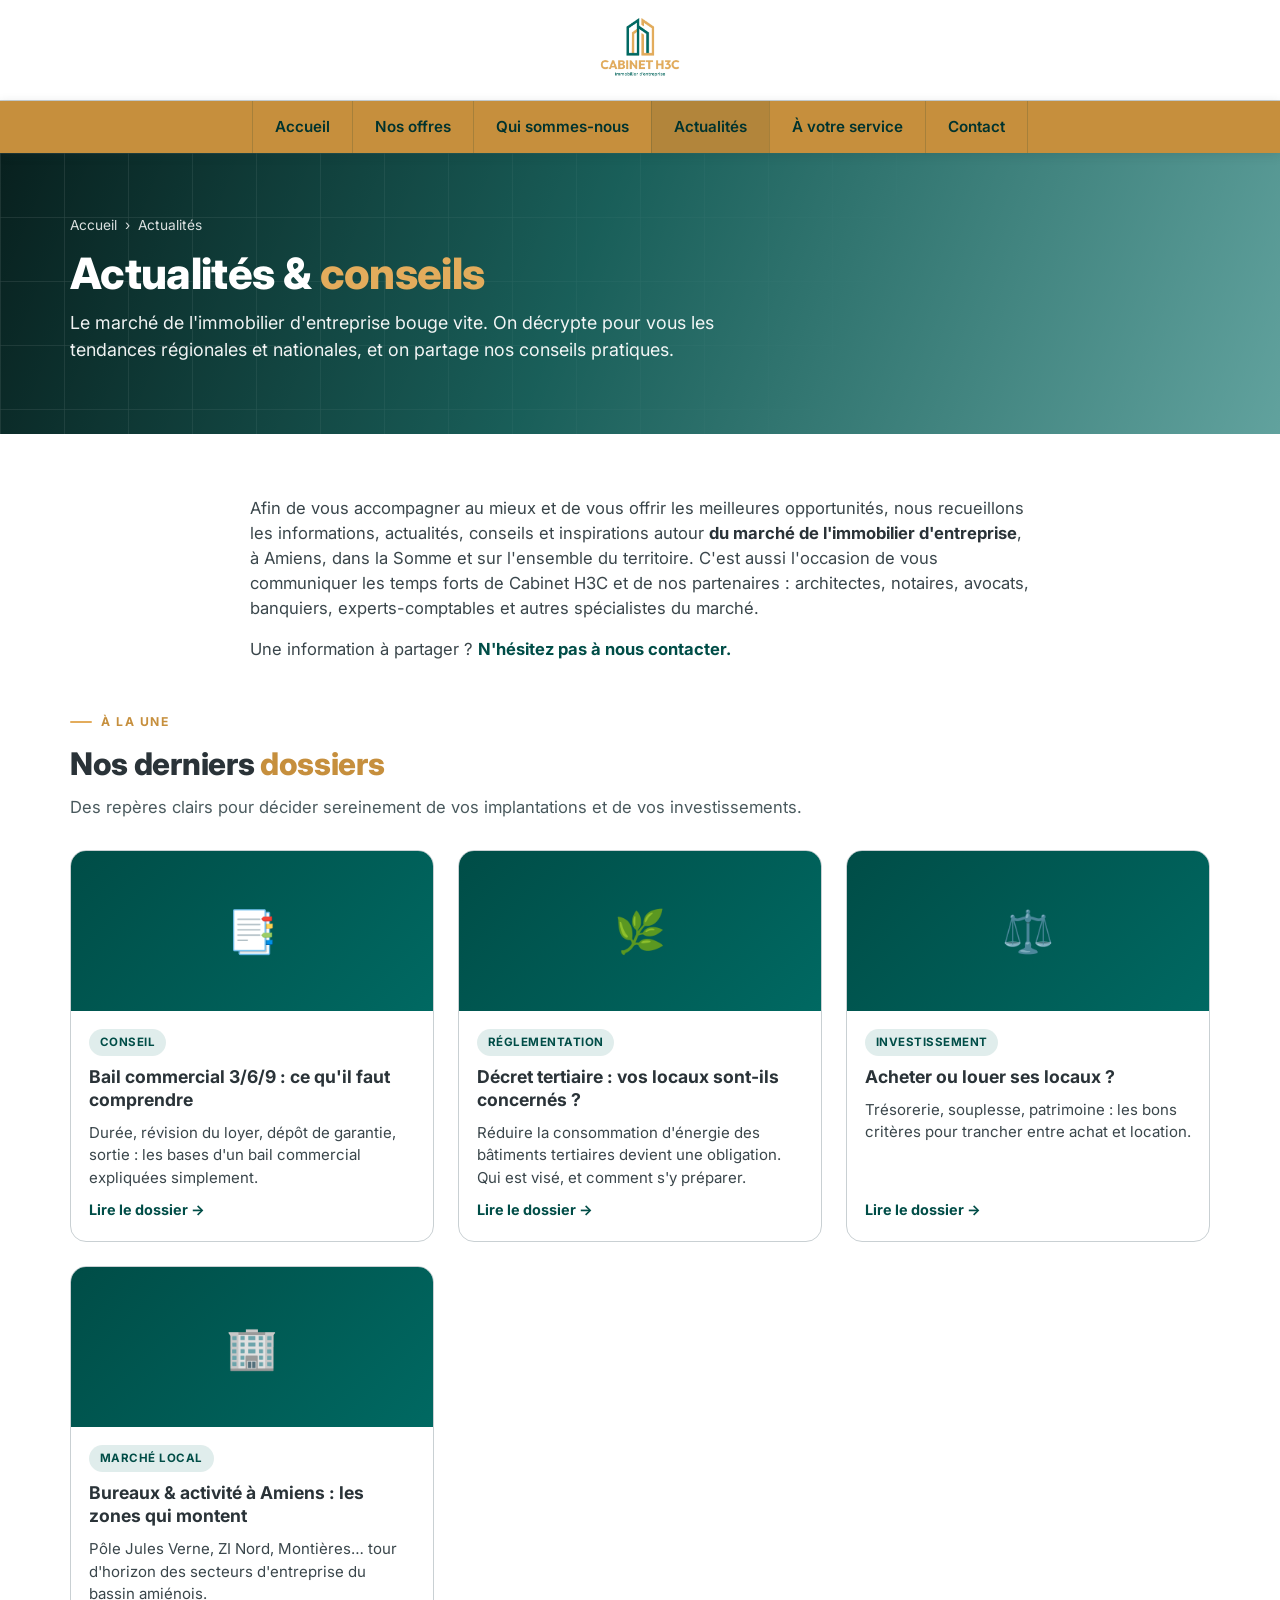
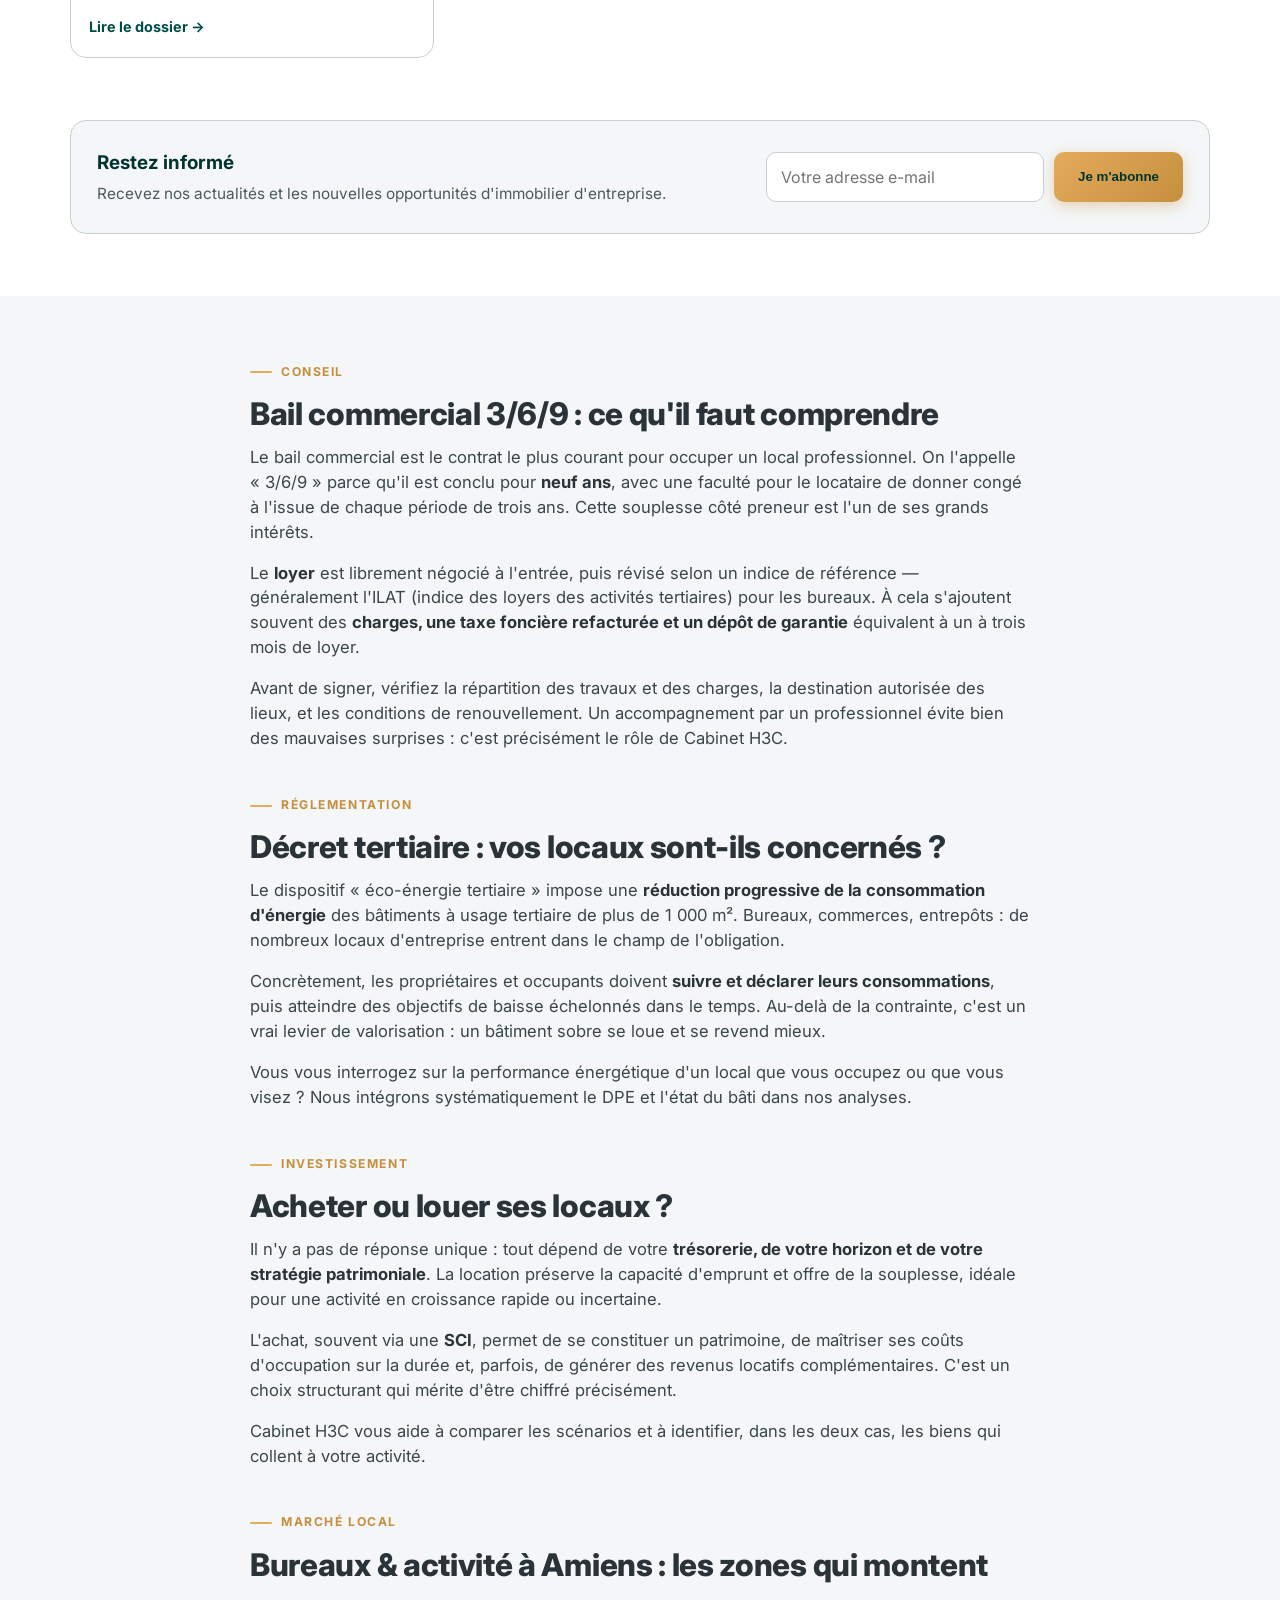
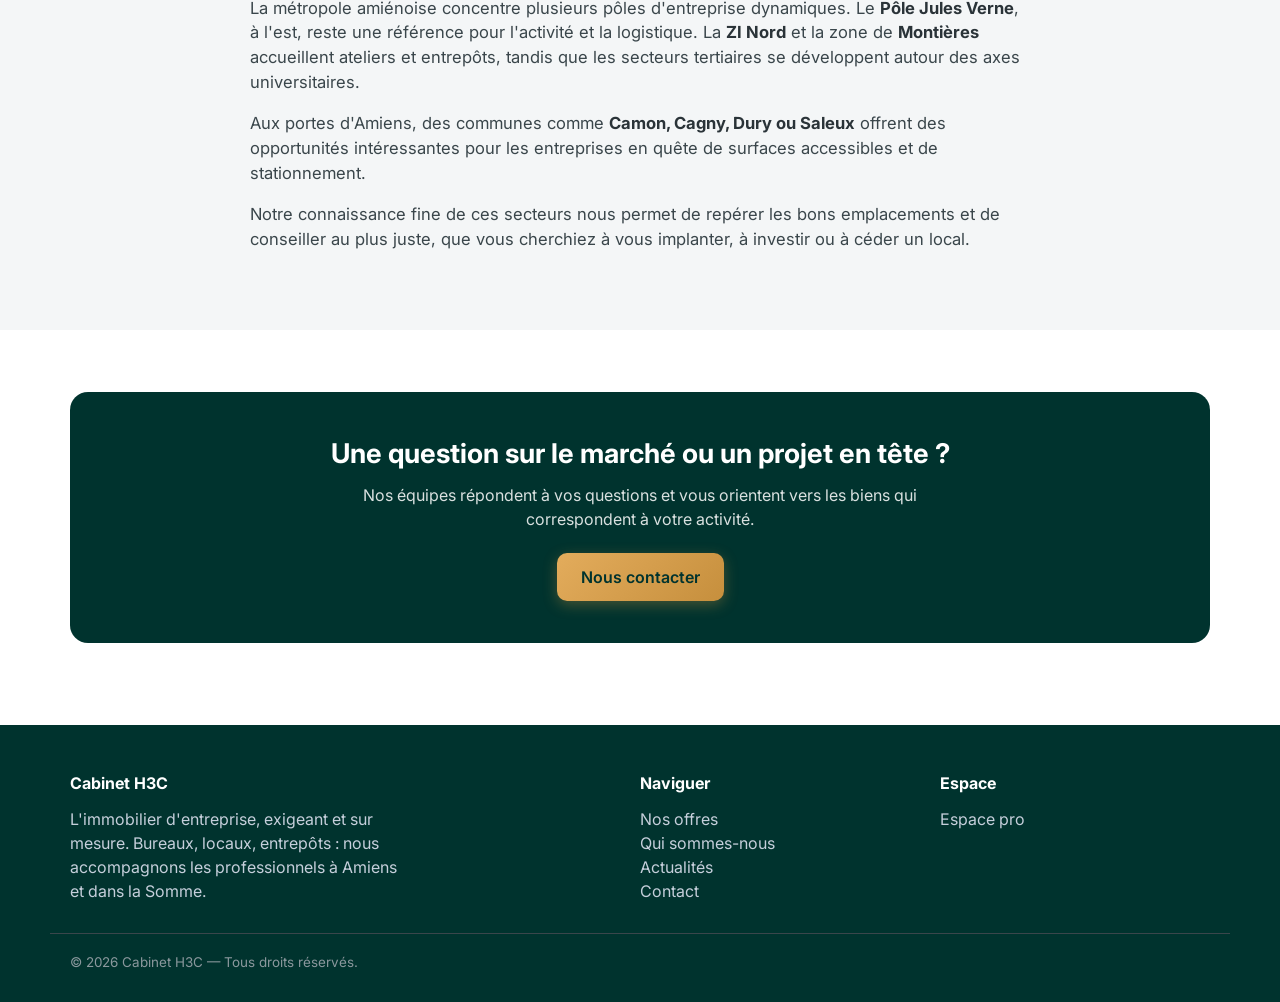
<file: actualites.html>
<!DOCTYPE html>
<html lang="fr">
<head>
<meta charset="UTF-8">
<meta name="viewport" content="width=device-width, initial-scale=1.0">
<title>Actualités & conseils — Immobilier d'entreprise | Cabinet H3C</title>
<link rel="icon" href="/favicon.ico" sizes="any">
<link rel="icon" type="image/png" href="/favicon.png">
<link rel="apple-touch-icon" href="/favicon-180.png">
<meta name="description" content="Actualités, analyses et conseils sur l'immobilier d'entreprise à Amiens, dans la Somme et en France : marché des bureaux, bail commercial 3/6/9, décret tertiaire, logistique, acheter ou louer ses locaux. Par Cabinet H3C.">
<meta name="robots" content="index,follow">
<link rel="canonical" href="https://www.cabinet-h3c.fr/actualites.html">
<meta property="og:type" content="website">
<meta property="og:title" content="Actualités & conseils — Immobilier d'entreprise | Cabinet H3C">
<meta property="og:description" content="Marché, bail commercial, décret tertiaire, logistique, investissement : les analyses et conseils de Cabinet H3C sur l'immobilier d'entreprise.">
<meta property="og:url" content="https://www.cabinet-h3c.fr/actualites.html">
<link rel="preconnect" href="https://fonts.googleapis.com">
<link href="https://fonts.googleapis.com/css2?family=Inter:wght@400;500;600;700;800&display=swap" rel="stylesheet">
<link rel="stylesheet" href="site.css">
</head>
<body>

<!-- ============ EN-TÊTE ============ -->
<div class="topbar">
  <a href="index.html"><img src="logo-h3c.png?v=1" alt="Cabinet H3C"></a>
</div>
<header>
  <nav class="menu">
    <a href="index.html">Accueil</a>
    <a href="index.html#biens">Nos offres</a>
    <a href="qui-sommes-nous.html">Qui sommes-nous</a>
    <a href="actualites.html" class="actif">Actualités</a>
    <a href="index.html#services">À votre service</a>
    <a href="index.html#contact">Contact</a>
  </nav>
</header>

<!-- ============ BANDEAU ============ -->
<div class="page-hero">
  <div class="wrap">
    <div class="breadcrumb"><a href="index.html">Accueil</a> &nbsp;›&nbsp; Actualités</div>
    <h1>Actualités &amp; <span class="accent">conseils</span></h1>
    <p>Le marché de l'immobilier d'entreprise bouge vite. On décrypte pour vous les tendances régionales et nationales, et on partage nos conseils pratiques.</p>
  </div>
</div>

<!-- ============ INTRO ============ -->
<section style="padding-bottom:30px">
  <div class="wrap prose">
    <p>Afin de vous accompagner au mieux et de vous offrir les meilleures opportunités, nous recueillons les informations, actualités, conseils et inspirations autour <strong>du marché de l'immobilier d'entreprise</strong>, à Amiens, dans la Somme et sur l'ensemble du territoire. C'est aussi l'occasion de vous communiquer les temps forts de Cabinet H3C et de nos partenaires&nbsp;: architectes, notaires, avocats, banquiers, experts-comptables et autres spécialistes du marché.</p>
    <p>Une information à partager&nbsp;? <a href="index.html#contact" style="color:var(--teal-dark);font-weight:700">N'hésitez pas à nous contacter.</a></p>
  </div>
</section>

<!-- ============ VIGNETTES ============ -->
<section style="padding-top:0">
  <div class="wrap">
    <span class="section-label">À la une</span>
    <h2 class="section-title">Nos derniers <span class="accent">dossiers</span></h2>
    <p class="section-sub">Des repères clairs pour décider sereinement de vos implantations et de vos investissements.</p>
    <div class="articles">
      <a class="article" href="#dossier-bail">
        <div class="vignette">📑</div>
        <div class="corps">
          <span class="tag">Conseil</span>
          <h3>Bail commercial 3/6/9&nbsp;: ce qu'il faut comprendre</h3>
          <p>Durée, révision du loyer, dépôt de garantie, sortie&nbsp;: les bases d'un bail commercial expliquées simplement.</p>
          <span class="lire">Lire le dossier →</span>
        </div>
      </a>
      <a class="article" href="#dossier-tertiaire">
        <div class="vignette">🌿</div>
        <div class="corps">
          <span class="tag">Réglementation</span>
          <h3>Décret tertiaire&nbsp;: vos locaux sont-ils concernés&nbsp;?</h3>
          <p>Réduire la consommation d'énergie des bâtiments tertiaires devient une obligation. Qui est visé, et comment s'y préparer.</p>
          <span class="lire">Lire le dossier →</span>
        </div>
      </a>
      <a class="article" href="#dossier-acheter-louer">
        <div class="vignette">⚖️</div>
        <div class="corps">
          <span class="tag">Investissement</span>
          <h3>Acheter ou louer ses locaux&nbsp;?</h3>
          <p>Trésorerie, souplesse, patrimoine&nbsp;: les bons critères pour trancher entre achat et location.</p>
          <span class="lire">Lire le dossier →</span>
        </div>
      </a>
      <a class="article" href="#dossier-amiens">
        <div class="vignette">🏢</div>
        <div class="corps">
          <span class="tag">Marché local</span>
          <h3>Bureaux &amp; activité à Amiens&nbsp;: les zones qui montent</h3>
          <p>Pôle Jules Verne, ZI Nord, Montières… tour d'horizon des secteurs d'entreprise du bassin amiénois.</p>
          <span class="lire">Lire le dossier →</span>
        </div>
      </a>
    </div>
  </div>
</section>

<!-- ============ NEWSLETTER ============ -->
<section style="padding-top:0">
  <div class="wrap">
    <div class="news">
      <div class="txt">
        <h4>Restez informé</h4>
        <p>Recevez nos actualités et les nouvelles opportunités d'immobilier d'entreprise.</p>
      </div>
      <form onsubmit="return abonnerNewsletter(event)">
        <input type="email" id="nl-email" placeholder="Votre adresse e-mail" required>
        <button class="btn" type="submit">Je m'abonne</button>
      </form>
    </div>
  </div>
</section>

<!-- ============ DOSSIERS COMPLETS ============ -->
<section style="background:var(--gris-bg)">
  <div class="wrap prose">

    <article id="dossier-bail" style="scroll-margin-top:120px">
      <span class="section-label">Conseil</span>
      <h2 class="section-title">Bail commercial 3/6/9&nbsp;: ce qu'il faut comprendre</h2>
      <p>Le bail commercial est le contrat le plus courant pour occuper un local professionnel. On l'appelle «&nbsp;3/6/9&nbsp;» parce qu'il est conclu pour <strong>neuf ans</strong>, avec une faculté pour le locataire de donner congé à l'issue de chaque période de trois ans. Cette souplesse côté preneur est l'un de ses grands intérêts.</p>
      <p>Le <strong>loyer</strong> est librement négocié à l'entrée, puis révisé selon un indice de référence — généralement l'ILAT (indice des loyers des activités tertiaires) pour les bureaux. À cela s'ajoutent souvent des <strong>charges, une taxe foncière refacturée et un dépôt de garantie</strong> équivalent à un à trois mois de loyer.</p>
      <p>Avant de signer, vérifiez la répartition des travaux et des charges, la destination autorisée des lieux, et les conditions de renouvellement. Un accompagnement par un professionnel évite bien des mauvaises surprises&nbsp;: c'est précisément le rôle de Cabinet H3C.</p>
    </article>

    <article id="dossier-tertiaire" style="scroll-margin-top:120px;margin-top:40px">
      <span class="section-label">Réglementation</span>
      <h2 class="section-title">Décret tertiaire&nbsp;: vos locaux sont-ils concernés&nbsp;?</h2>
      <p>Le dispositif «&nbsp;éco-énergie tertiaire&nbsp;» impose une <strong>réduction progressive de la consommation d'énergie</strong> des bâtiments à usage tertiaire de plus de 1&nbsp;000&nbsp;m². Bureaux, commerces, entrepôts&nbsp;: de nombreux locaux d'entreprise entrent dans le champ de l'obligation.</p>
      <p>Concrètement, les propriétaires et occupants doivent <strong>suivre et déclarer leurs consommations</strong>, puis atteindre des objectifs de baisse échelonnés dans le temps. Au-delà de la contrainte, c'est un vrai levier de valorisation&nbsp;: un bâtiment sobre se loue et se revend mieux.</p>
      <p>Vous vous interrogez sur la performance énergétique d'un local que vous occupez ou que vous visez&nbsp;? Nous intégrons systématiquement le DPE et l'état du bâti dans nos analyses.</p>
    </article>

    <article id="dossier-acheter-louer" style="scroll-margin-top:120px;margin-top:40px">
      <span class="section-label">Investissement</span>
      <h2 class="section-title">Acheter ou louer ses locaux&nbsp;?</h2>
      <p>Il n'y a pas de réponse unique&nbsp;: tout dépend de votre <strong>trésorerie, de votre horizon et de votre stratégie patrimoniale</strong>. La location préserve la capacité d'emprunt et offre de la souplesse, idéale pour une activité en croissance rapide ou incertaine.</p>
      <p>L'achat, souvent via une <strong>SCI</strong>, permet de se constituer un patrimoine, de maîtriser ses coûts d'occupation sur la durée et, parfois, de générer des revenus locatifs complémentaires. C'est un choix structurant qui mérite d'être chiffré précisément.</p>
      <p>Cabinet H3C vous aide à comparer les scénarios et à identifier, dans les deux cas, les biens qui collent à votre activité.</p>
    </article>

    <article id="dossier-amiens" style="scroll-margin-top:120px;margin-top:40px">
      <span class="section-label">Marché local</span>
      <h2 class="section-title">Bureaux &amp; activité à Amiens&nbsp;: les zones qui montent</h2>
      <p>La métropole amiénoise concentre plusieurs pôles d'entreprise dynamiques. Le <strong>Pôle Jules Verne</strong>, à l'est, reste une référence pour l'activité et la logistique. La <strong>ZI Nord</strong> et la zone de <strong>Montières</strong> accueillent ateliers et entrepôts, tandis que les secteurs tertiaires se développent autour des axes universitaires.</p>
      <p>Aux portes d'Amiens, des communes comme <strong>Camon, Cagny, Dury ou Saleux</strong> offrent des opportunités intéressantes pour les entreprises en quête de surfaces accessibles et de stationnement.</p>
      <p>Notre connaissance fine de ces secteurs nous permet de repérer les bons emplacements et de conseiller au plus juste, que vous cherchiez à vous implanter, à investir ou à céder un local.</p>
    </article>

  </div>
</section>

<!-- ============ CTA ============ -->
<section>
  <div class="wrap">
    <div class="cta">
      <h2>Une question sur le marché ou un projet en tête&nbsp;?</h2>
      <p>Nos équipes répondent à vos questions et vous orientent vers les biens qui correspondent à votre activité.</p>
      <a href="index.html#contact" class="btn">Nous contacter</a>
    </div>
  </div>
</section>

<!-- ============ PIED DE PAGE ============ -->
<footer>
  <div class="wrap cols">
    <div>
      <h5>Cabinet H3C</h5>
      <p style="max-width:340px">L'immobilier d'entreprise, exigeant et sur mesure. Bureaux, locaux, entrepôts&nbsp;: nous accompagnons les professionnels à Amiens et dans la Somme.</p>
    </div>
    <div>
      <h5>Naviguer</h5>
      <p><a href="index.html#biens">Nos offres</a><br><a href="qui-sommes-nous.html">Qui sommes-nous</a><br><a href="actualites.html">Actualités</a><br><a href="index.html#contact">Contact</a></p>
    </div>
    <div>
      <h5>Espace</h5>
      <p><a href="crm/" title="Réservé aux collaborateurs">Espace pro</a></p>
    </div>
  </div>
  <div class="wrap bas">© 2026 Cabinet H3C — Tous droits réservés.</div>
</footer>

<script>
function abonnerNewsletter(e){
  e.preventDefault();
  var mail=document.getElementById('nl-email').value.trim();
  if(!mail) return false;
  alert('Merci ! Nous avons bien noté votre adresse : '+mail+'.\n(L\'envoi automatique sera activé prochainement.)');
  document.getElementById('nl-email').value='';
  return false;
}
</script>

</body>
</html>
</file>
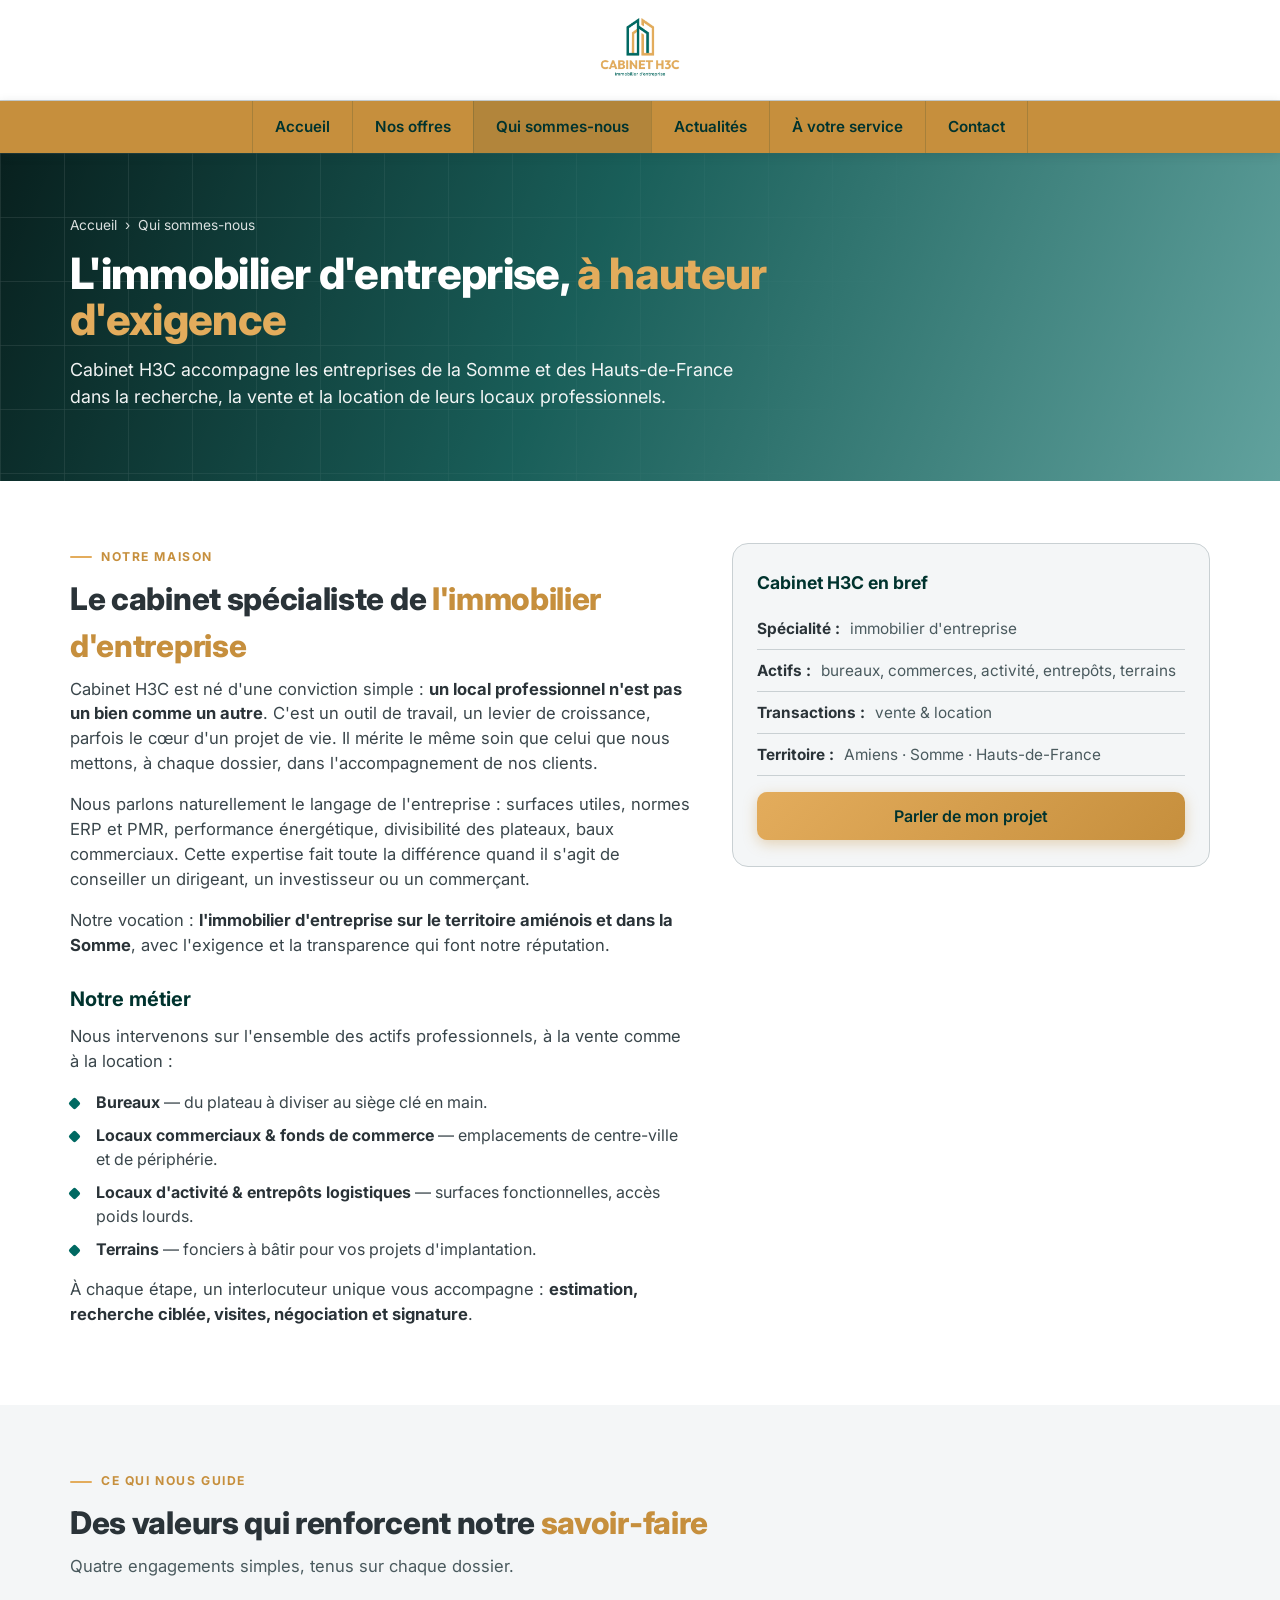
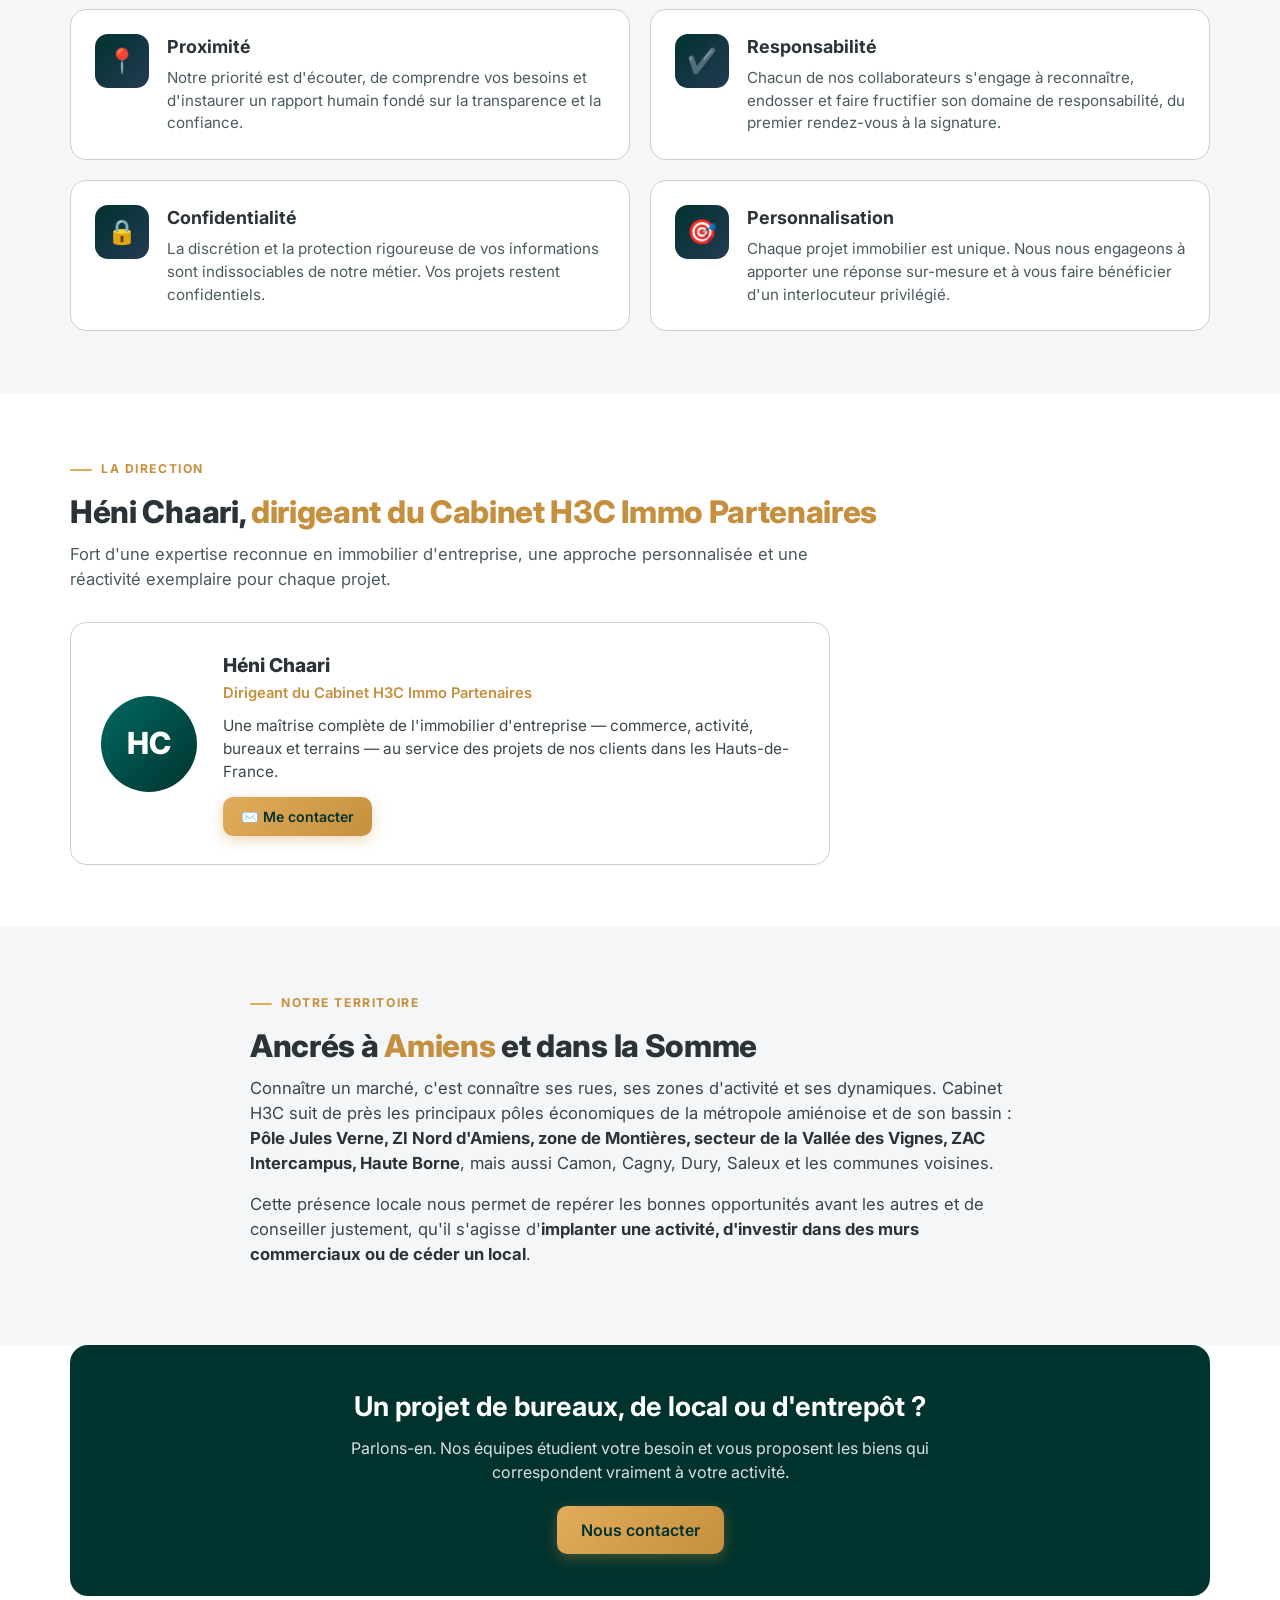
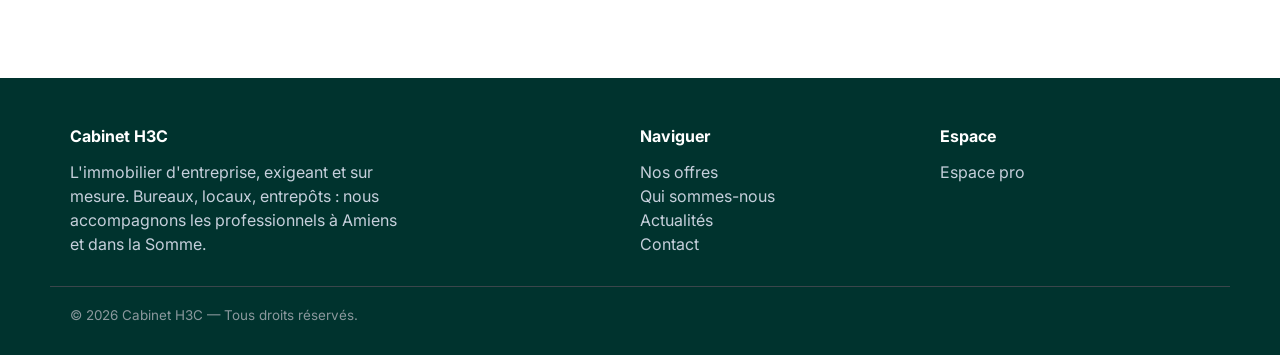
<file: qui-sommes-nous.html>
<!DOCTYPE html>
<html lang="fr">
<head>
<meta charset="UTF-8">
<meta name="viewport" content="width=device-width, initial-scale=1.0">
<title>Qui sommes-nous — Cabinet H3C, Immobilier d'entreprise à Amiens (Somme)</title>
<link rel="icon" href="/favicon.ico" sizes="any">
<link rel="icon" type="image/png" href="/favicon.png">
<link rel="apple-touch-icon" href="/favicon-180.png">
<meta name="description" content="Cabinet H3C est un cabinet d'immobilier d'entreprise à Amiens et dans la Somme. Bureaux, locaux commerciaux, entrepôts et terrains, à la vente comme à la location. Découvrez notre métier, nos valeurs et notre territoire.">
<meta name="robots" content="index,follow">
<link rel="canonical" href="https://www.cabinet-h3c.fr/qui-sommes-nous.html">
<meta property="og:type" content="website">
<meta property="og:title" content="Qui sommes-nous — Cabinet H3C, Immobilier d'entreprise">
<meta property="og:description" content="Cabinet d'immobilier d'entreprise : bureaux, locaux, entrepôts et terrains à Amiens et dans la Somme, à la vente comme à la location.">
<meta property="og:url" content="https://www.cabinet-h3c.fr/qui-sommes-nous.html">
<link rel="preconnect" href="https://fonts.googleapis.com">
<link href="https://fonts.googleapis.com/css2?family=Inter:wght@400;500;600;700;800&display=swap" rel="stylesheet">
<link rel="stylesheet" href="site.css">
</head>
<body>

<!-- ============ EN-TÊTE ============ -->
<div class="topbar">
  <a href="index.html"><img src="logo-h3c.png?v=1" alt="Cabinet H3C"></a>
</div>
<header>
  <nav class="menu">
    <a href="index.html">Accueil</a>
    <a href="index.html#biens">Nos offres</a>
    <a href="qui-sommes-nous.html" class="actif">Qui sommes-nous</a>
    <a href="actualites.html">Actualités</a>
    <a href="index.html#services">À votre service</a>
    <a href="index.html#contact">Contact</a>
  </nav>
</header>

<!-- ============ BANDEAU ============ -->
<div class="page-hero">
  <div class="wrap">
    <div class="breadcrumb"><a href="index.html">Accueil</a> &nbsp;›&nbsp; Qui sommes-nous</div>
    <h1>L'immobilier d'entreprise, <span class="accent">à hauteur d'exigence</span></h1>
    <p>Cabinet H3C accompagne les entreprises de la Somme et des Hauts-de-France dans la recherche, la vente et la location de leurs locaux professionnels.</p>
  </div>
</div>

<!-- ============ PRÉSENTATION ============ -->
<section>
  <div class="wrap split">
    <div class="prose">
      <span class="section-label">Notre maison</span>
      <h2 class="section-title">Le cabinet spécialiste de <span class="accent">l'immobilier d'entreprise</span></h2>
      <p>Cabinet H3C est né d'une conviction simple : <strong>un local professionnel n'est pas un bien comme un autre</strong>. C'est un outil de travail, un levier de croissance, parfois le cœur d'un projet de vie. Il mérite le même soin que celui que nous mettons, à chaque dossier, dans l'accompagnement de nos clients.</p>
      <p>Nous parlons naturellement le langage de l'entreprise : surfaces utiles, normes ERP et PMR, performance énergétique, divisibilité des plateaux, baux commerciaux. Cette expertise fait toute la différence quand il s'agit de conseiller un dirigeant, un investisseur ou un commerçant.</p>
      <p>Notre vocation : <strong>l'immobilier d'entreprise sur le territoire amiénois et dans la Somme</strong>, avec l'exigence et la transparence qui font notre réputation.</p>
      <h3>Notre métier</h3>
      <p>Nous intervenons sur l'ensemble des actifs professionnels, à la vente comme à la location :</p>
      <ul>
        <li><strong>Bureaux</strong> — du plateau à diviser au siège clé en main.</li>
        <li><strong>Locaux commerciaux & fonds de commerce</strong> — emplacements de centre-ville et de périphérie.</li>
        <li><strong>Locaux d'activité & entrepôts logistiques</strong> — surfaces fonctionnelles, accès poids lourds.</li>
        <li><strong>Terrains</strong> — fonciers à bâtir pour vos projets d'implantation.</li>
      </ul>
      <p>À chaque étape, un interlocuteur unique vous accompagne : <strong>estimation, recherche ciblée, visites, négociation et signature</strong>.</p>
    </div>
    <aside class="encart">
      <h4>Cabinet H3C en bref</h4>
      <div class="row"><b>Spécialité&nbsp;:</b><span>immobilier d'entreprise</span></div>
      <div class="row"><b>Actifs&nbsp;:</b><span>bureaux, commerces, activité, entrepôts, terrains</span></div>
      <div class="row"><b>Transactions&nbsp;:</b><span>vente & location</span></div>
      <div class="row"><b>Territoire&nbsp;:</b><span>Amiens · Somme · Hauts-de-France</span></div>
      <a href="index.html#contact" class="btn" style="width:100%;text-align:center;margin-top:16px">Parler de mon projet</a>
    </aside>
  </div>
</section>

<!-- ============ VALEURS ============ -->
<section style="background:var(--gris-bg)">
  <div class="wrap">
    <span class="section-label">Ce qui nous guide</span>
    <h2 class="section-title">Des valeurs qui renforcent notre <span class="accent">savoir-faire</span></h2>
    <p class="section-sub">Quatre engagements simples, tenus sur chaque dossier.</p>
    <div class="valeurs">
      <div class="valeur">
        <div class="ico">📍</div>
        <div><h4>Proximité</h4><p>Notre priorité est d'écouter, de comprendre vos besoins et d'instaurer un rapport humain fondé sur la transparence et la confiance.</p></div>
      </div>
      <div class="valeur">
        <div class="ico">✔️</div>
        <div><h4>Responsabilité</h4><p>Chacun de nos collaborateurs s'engage à reconnaître, endosser et faire fructifier son domaine de responsabilité, du premier rendez-vous à la signature.</p></div>
      </div>
      <div class="valeur">
        <div class="ico">🔒</div>
        <div><h4>Confidentialité</h4><p>La discrétion et la protection rigoureuse de vos informations sont indissociables de notre métier. Vos projets restent confidentiels.</p></div>
      </div>
      <div class="valeur">
        <div class="ico">🎯</div>
        <div><h4>Personnalisation</h4><p>Chaque projet immobilier est unique. Nous nous engageons à apporter une réponse sur-mesure et à vous faire bénéficier d'un interlocuteur privilégié.</p></div>
      </div>
    </div>
  </div>
</section>

<!-- ============ DIRIGEANT ============ -->
<section>
  <div class="wrap">
    <span class="section-label">La direction</span>
    <h2 class="section-title">Héni Chaari, <span class="accent">dirigeant du Cabinet H3C Immo Partenaires</span></h2>
    <p class="section-sub">Fort d'une expertise reconnue en immobilier d'entreprise, une approche personnalisée et une réactivité exemplaire pour chaque projet.</p>
    <div class="dirigeant">
      <div class="avatar">HC</div>
      <div>
        <div class="nom">Héni Chaari</div>
        <div class="titre">Dirigeant du Cabinet H3C Immo Partenaires</div>
        <p>Une maîtrise complète de l'immobilier d'entreprise — commerce, activité, bureaux et terrains — au service des projets de nos clients dans les Hauts-de-France.</p>
        <div class="liens">
          <a href="mailto:h.chaari@cabinet-h3c.com" class="btn">✉️ Me contacter</a>
        </div>
      </div>
    </div>
  </div>
</section>

<!-- ============ TERRITOIRE ============ -->
<section style="background:var(--gris-bg)">
  <div class="wrap prose">
    <span class="section-label">Notre territoire</span>
    <h2 class="section-title">Ancrés à <span class="accent">Amiens</span> et dans la Somme</h2>
    <p>Connaître un marché, c'est connaître ses rues, ses zones d'activité et ses dynamiques. Cabinet H3C suit de près les principaux pôles économiques de la métropole amiénoise et de son bassin&nbsp;: <strong>Pôle Jules Verne, ZI Nord d'Amiens, zone de Montières, secteur de la Vallée des Vignes, ZAC Intercampus, Haute Borne</strong>, mais aussi Camon, Cagny, Dury, Saleux et les communes voisines.</p>
    <p>Cette présence locale nous permet de repérer les bonnes opportunités avant les autres et de conseiller justement, qu'il s'agisse d'<strong>implanter une activité, d'investir dans des murs commerciaux ou de céder un local</strong>.</p>
  </div>
</section>

<!-- ============ CTA ============ -->
<section style="padding-top:0">
  <div class="wrap">
    <div class="cta">
      <h2>Un projet de bureaux, de local ou d'entrepôt&nbsp;?</h2>
      <p>Parlons-en. Nos équipes étudient votre besoin et vous proposent les biens qui correspondent vraiment à votre activité.</p>
      <a href="index.html#contact" class="btn">Nous contacter</a>
    </div>
  </div>
</section>

<!-- ============ PIED DE PAGE ============ -->
<footer>
  <div class="wrap cols">
    <div>
      <h5>Cabinet H3C</h5>
      <p style="max-width:340px">L'immobilier d'entreprise, exigeant et sur mesure. Bureaux, locaux, entrepôts&nbsp;: nous accompagnons les professionnels à Amiens et dans la Somme.</p>
    </div>
    <div>
      <h5>Naviguer</h5>
      <p><a href="index.html#biens">Nos offres</a><br><a href="qui-sommes-nous.html">Qui sommes-nous</a><br><a href="actualites.html">Actualités</a><br><a href="index.html#contact">Contact</a></p>
    </div>
    <div>
      <h5>Espace</h5>
      <p><a href="crm/" title="Réservé aux collaborateurs">Espace pro</a></p>
    </div>
  </div>
  <div class="wrap bas">© 2026 Cabinet H3C — Tous droits réservés.</div>
</footer>

<script type="application/ld+json">
{
  "@context":"https://schema.org",
  "@type":"RealEstateAgent",
  "name":"Cabinet H3C",
  "description":"Cabinet d'immobilier d'entreprise : bureaux, locaux commerciaux, entrepôts et terrains à Amiens et dans la Somme, à la vente comme à la location.",
  "url":"https://www.cabinet-h3c.fr/",
  "areaServed":["Amiens","Somme","Hauts-de-France"],
  "knowsAbout":["Immobilier d'entreprise","Bureaux","Locaux commerciaux","Entrepôts logistiques","Terrains","Bail commercial"]
}
</script>

</body>
</html>
</file>
<file: site.css>
/* ===================================================================
   Cabinet H3C — feuille de style partagée (pages de contenu)
   Reprend l'identité de la vitrine : vert sapin + doré + blanc.
   =================================================================== */
:root{
  --teal-dark:#004D47; --teal:#006962; --teal-light:#4FA79D;
  --bleu:#00332E;
  --or:#E3AC5C; --or-dark:#C68F3D;
  --gris-fonce:#4A5A5E; --gris-clair:#C9D0D3; --gris-bg:#F4F6F7;
  --noir:#2A3338; --blanc:#fff;
  --ombre:0 2px 14px rgba(42,51,56,.08);
}
*{box-sizing:border-box;margin:0;padding:0}
body{font-family:'Inter',sans-serif;color:var(--noir);background:var(--blanc);line-height:1.5}
a{color:inherit;text-decoration:none}
img{max-width:100%;display:block}
.wrap{max-width:1180px;margin:0 auto;padding:0 20px}

/* ---------- En-tête : bandeau logo (blanc) + barre menu (vert sapin) ---------- */
.topbar{background:#fff;border-bottom:1px solid var(--gris-clair);text-align:center;padding:16px 0}
.topbar img{height:62px;display:inline-block}
header{position:sticky;top:0;z-index:50;background:var(--or-dark);box-shadow:0 2px 10px rgba(42,51,56,.15)}
.menu{display:flex;justify-content:center;flex-wrap:wrap}
.menu a{display:flex;align-items:center;height:52px;padding:0 22px;color:var(--bleu);font-weight:600;font-size:.95rem;
  border-left:1px solid rgba(0,51,46,.16);transition:background .15s}
.menu a:last-child{border-right:1px solid rgba(0,51,46,.16)}
.menu a:hover,.menu a.actif{background:rgba(0,51,46,.1)}

/* ---------- Boutons ---------- */
.btn{display:inline-block;background:linear-gradient(135deg,var(--or),var(--or-dark));color:var(--bleu);padding:12px 24px;
  border-radius:10px;font-weight:600;border:none;cursor:pointer;transition:transform .15s,box-shadow .15s;box-shadow:0 4px 14px rgba(198,143,61,.35)}
.btn:hover{transform:translateY(-1px);box-shadow:0 8px 22px rgba(198,143,61,.45)}
.btn-ghost{background:transparent;color:var(--or-dark);border:1.5px solid var(--or-dark);box-shadow:none}
.btn-ghost:hover{background:var(--or-dark);color:#fff;box-shadow:0 6px 18px rgba(198,143,61,.32)}

/* ---------- Bandeau de page (hero allégé) ---------- */
.page-hero{position:relative;color:#fff;padding:62px 0 70px;overflow:hidden;
  background:linear-gradient(112deg,rgba(0,25,23,.97) 0%,rgba(0,77,71,.9) 45%,rgba(0,105,98,.62) 100%)}
.page-hero::after{content:'';position:absolute;inset:0;opacity:.14;pointer-events:none;
  background-image:linear-gradient(rgba(255,255,255,.6) 1px,transparent 1px),
                   linear-gradient(90deg,rgba(255,255,255,.6) 1px,transparent 1px);
  background-size:64px 64px;
  -webkit-mask-image:linear-gradient(112deg,#000 5%,transparent 70%);
          mask-image:linear-gradient(112deg,#000 5%,transparent 70%)}
.page-hero .wrap{position:relative;z-index:2}
.breadcrumb{font-size:.86rem;opacity:.85;margin-bottom:14px}
.breadcrumb a:hover{text-decoration:underline}
.page-hero h1{font-size:2.7rem;font-weight:800;letter-spacing:-.015em;line-height:1.08;max-width:820px}
.page-hero h1 .accent{color:var(--or)}
.page-hero p{margin-top:14px;font-size:1.12rem;opacity:.94;max-width:680px}

/* ---------- Sections / titres ---------- */
section{padding:62px 0}
.section-label{display:inline-block;font-size:.76rem;font-weight:700;letter-spacing:.13em;text-transform:uppercase;color:var(--or-dark);margin-bottom:10px}
.section-label::before{content:'';display:inline-block;width:22px;height:2px;background:var(--or);vertical-align:middle;margin-right:9px;border-radius:2px}
.section-title{font-size:1.95rem;font-weight:800;margin-bottom:7px;color:var(--noir);letter-spacing:-.01em}
.section-title .accent{color:var(--or-dark)}
.section-sub{color:var(--gris-fonce);margin-bottom:30px;font-size:1.04rem;max-width:760px}

/* ---------- Contenu rédactionnel ---------- */
.prose{max-width:820px}
.prose p{color:#3a464b;font-size:1.04rem;margin-bottom:16px}
.prose h3{font-size:1.25rem;color:var(--bleu);margin:26px 0 10px}
.prose strong{color:var(--noir)}
.prose ul{margin:0 0 16px 0;padding-left:0;list-style:none}
.prose ul li{position:relative;padding-left:26px;margin-bottom:9px;color:#3a464b}
.prose ul li::before{content:'';position:absolute;left:0;top:9px;width:9px;height:9px;border-radius:2px;
  background:var(--teal);transform:rotate(45deg)}

/* ---------- Blocs en deux colonnes (texte + encart) ---------- */
.split{display:grid;grid-template-columns:1.3fr 1fr;gap:40px;align-items:start}
.encart{background:var(--gris-bg);border:1px solid var(--gris-clair);border-radius:16px;padding:26px 24px}
.encart h4{color:var(--bleu);font-size:1.1rem;margin-bottom:12px}
.encart .row{display:flex;gap:10px;padding:9px 0;border-bottom:1px solid var(--gris-clair);font-size:.96rem;color:var(--gris-fonce)}
.encart .row:last-child{border-bottom:none}
.encart .row b{color:var(--noir)}

/* ---------- Valeurs (4 cartes) ---------- */
.valeurs{display:grid;grid-template-columns:repeat(2,1fr);gap:20px}
.valeur{display:flex;gap:18px;background:#fff;border:1px solid var(--gris-clair);border-radius:16px;padding:24px 24px;
  transition:transform .18s,box-shadow .18s,border-color .18s}
.valeur:hover{transform:translateY(-3px);box-shadow:var(--ombre);border-color:transparent}
.valeur .ico{flex:none;width:54px;height:54px;border-radius:13px;display:flex;align-items:center;justify-content:center;
  background:linear-gradient(135deg,var(--bleu),#243a54);color:var(--teal-light);font-size:1.5rem}
.valeur h4{color:var(--noir);font-size:1.12rem;margin-bottom:6px}
.valeur p{color:var(--gris-fonce);font-size:.95rem}

/* ---------- Dirigeant (fiche profil) ---------- */
.dirigeant{display:flex;gap:26px;align-items:center;background:#fff;border:1px solid var(--gris-clair);
  border-radius:16px;padding:28px 30px;max-width:760px}
.dirigeant .avatar{flex:none;width:96px;height:96px;border-radius:50%;display:flex;align-items:center;justify-content:center;
  font-size:1.9rem;font-weight:800;color:#fff;background:linear-gradient(135deg,var(--teal),var(--bleu))}
.dirigeant .nom{font-size:1.2rem;font-weight:800;color:var(--noir)}
.dirigeant .titre{color:var(--or-dark);font-weight:600;font-size:.92rem;margin:2px 0 10px}
.dirigeant p{color:#3a464b;font-size:.96rem}
.dirigeant .liens{display:flex;gap:10px;margin-top:14px;flex-wrap:wrap}
.dirigeant .liens .btn{padding:9px 18px;font-size:.88rem}
@media(max-width:640px){.dirigeant{flex-direction:column;text-align:center;padding:26px 20px}}

/* ---------- Articles / actualités ---------- */
.articles{display:grid;grid-template-columns:repeat(3,1fr);gap:24px}
.article{border:1px solid var(--gris-clair);border-radius:16px;overflow:hidden;background:#fff;display:flex;flex-direction:column;
  transition:transform .18s,box-shadow .18s}
.article:hover{transform:translateY(-4px);box-shadow:0 14px 36px rgba(42,51,56,.16)}
.article .vignette{height:160px;display:flex;align-items:center;justify-content:center;font-size:2.6rem;color:#fff;
  background:linear-gradient(135deg,var(--teal-dark),var(--teal))}
.article .corps{padding:18px 18px 20px;display:flex;flex-direction:column;gap:10px;flex:1}
.article .tag{align-self:flex-start;background:rgba(0,105,98,.12);color:var(--teal-dark);font-size:.72rem;font-weight:700;
  text-transform:uppercase;letter-spacing:.04em;padding:5px 11px;border-radius:20px}
.article h3{font-size:1.1rem;line-height:1.3;color:var(--noir)}
.article .meta{font-size:.8rem;color:var(--gris-fonce)}
.article p{color:#3a464b;font-size:.94rem;flex:1}
.article .lire{color:var(--teal-dark);font-weight:700;font-size:.9rem}

/* ---------- Bloc d'appel (CTA) ---------- */
.cta{background:var(--bleu);border-radius:18px;padding:42px 36px;color:#fff;text-align:center}
.cta h2{font-size:1.7rem;margin-bottom:8px}
.cta p{opacity:.85;max-width:600px;margin:0 auto 22px}

/* ---------- Newsletter ---------- */
.news{background:var(--gris-bg);border:1px solid var(--gris-clair);border-radius:16px;padding:28px 26px;
  display:flex;gap:20px;align-items:center;flex-wrap:wrap;justify-content:space-between}
.news .txt h4{color:var(--bleu);font-size:1.18rem;margin-bottom:4px}
.news .txt p{color:var(--gris-fonce);font-size:.96rem}
.news form{display:flex;gap:10px;flex-wrap:wrap}
.news input{padding:12px 14px;border:1.5px solid var(--gris-clair);border-radius:10px;font:inherit;min-width:240px}
.news input:focus{outline:none;border-color:var(--teal);box-shadow:0 0 0 3px rgba(0,105,98,.16)}

/* ---------- Pied de page ---------- */
footer{background:var(--bleu);color:#c5cfdb;padding:46px 0 30px;margin-top:20px}
footer .cols{display:grid;grid-template-columns:2fr 1fr 1fr;gap:30px}
footer h5{color:#fff;font-size:1rem;margin-bottom:12px}
footer a:hover{color:#fff}
footer .bas{border-top:1px solid #3a464b;margin-top:30px;padding-top:18px;font-size:.84rem;color:#8a989d}

@media(max-width:900px){
  .topbar img{height:50px}
  .menu a{padding:0 13px;font-size:.82rem;height:46px}
  .page-hero h1{font-size:1.9rem}
  .split{grid-template-columns:1fr}
  .valeurs{grid-template-columns:1fr}
  .articles{grid-template-columns:1fr}
  footer .cols{grid-template-columns:1fr}
  .news{flex-direction:column;align-items:flex-start}
}
</file>
